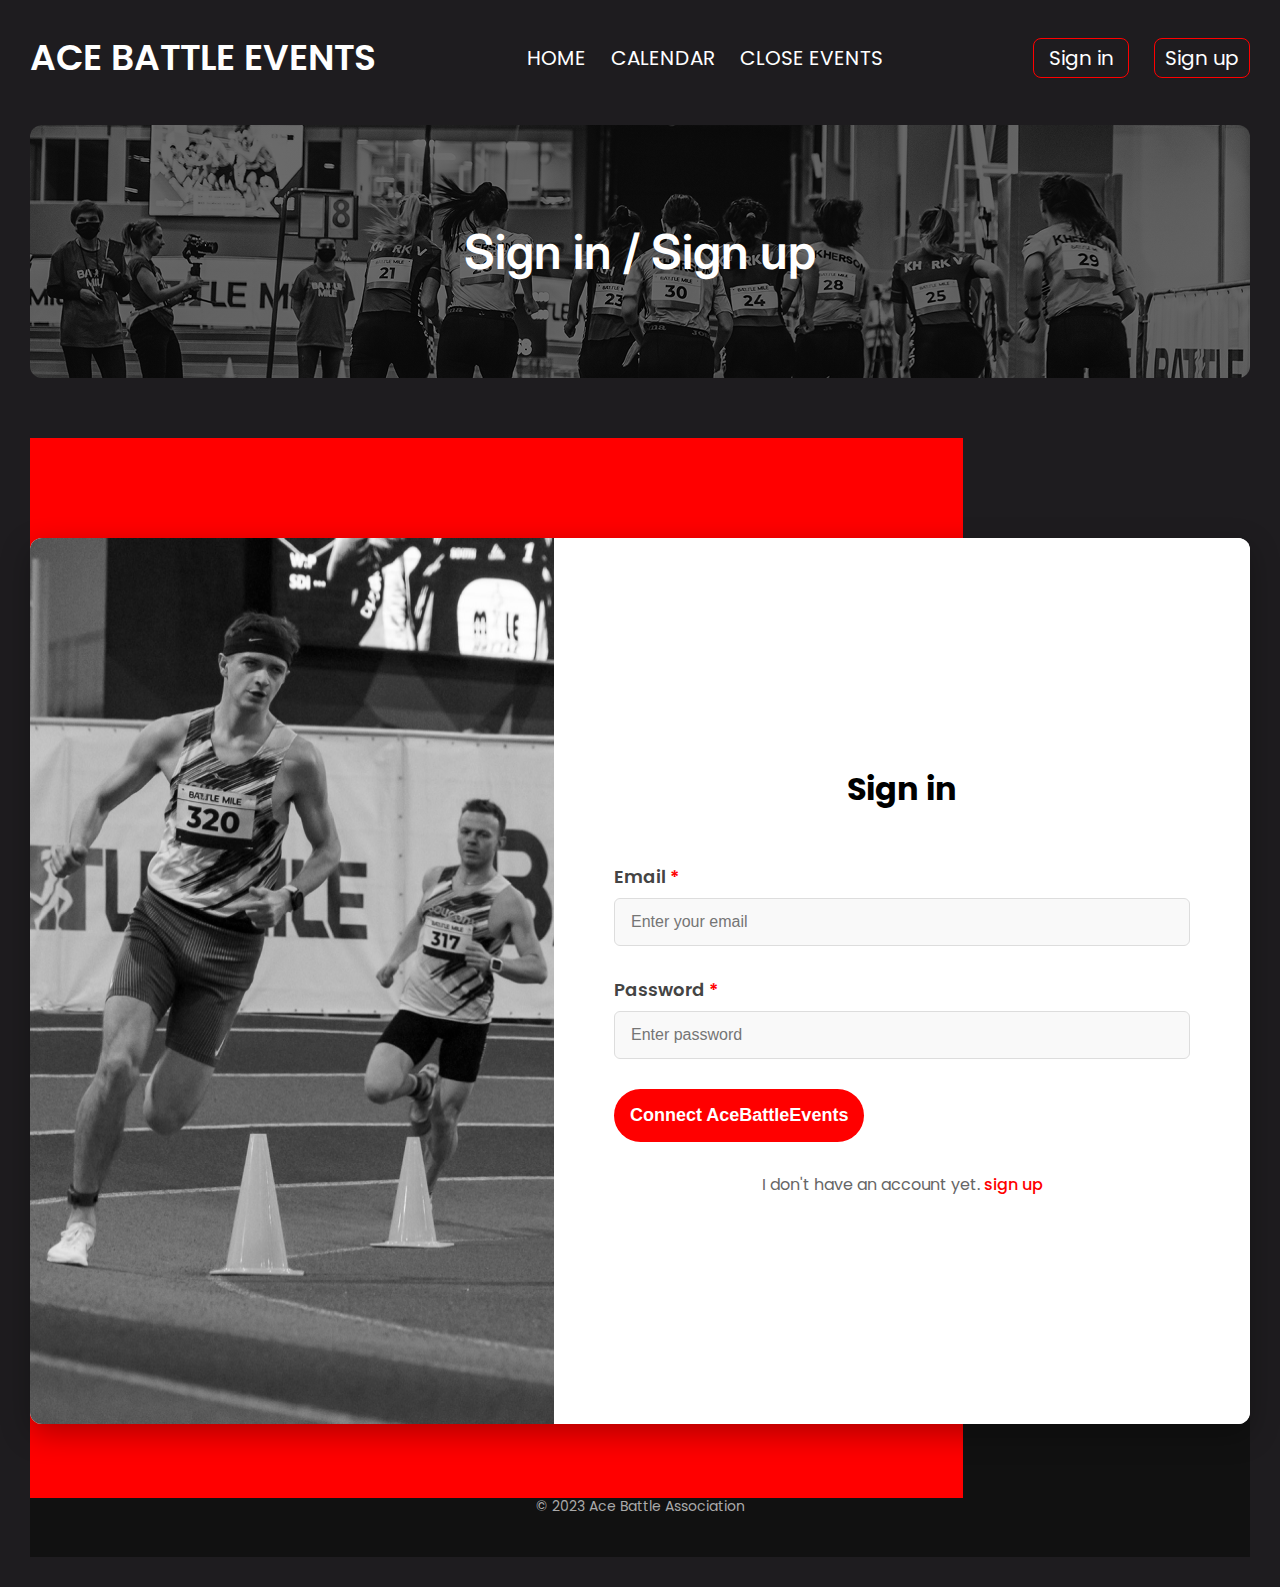
<file: Login.html>
<!DOCTYPE html>
<html lang="en">

<head>
    <meta charset="UTF-8">
    <meta name="viewport" content="width=device-width, initial-scale=1.0">
    <title>Sign In - ACE BATTLE EVENTS</title>
    <link rel="stylesheet" href="./login.css">
    <link href="https://fonts.googleapis.com/css2?family=Poppins:wght@400;600&family=Inter:wght@600&display=swap"
        rel="stylesheet">
</head>

<body>
    <header class="header">
        <div class="container">
            <h2 class="logo">ACE BATTLE EVENTS</h2>
            <nav class="nav">
                <ul>
                    <li><a href="./index.html">HOME</a></li>
                    <li><a href="#">CALENDAR</a></li>
                    <li><a href="#">CLOSE EVENTS</a></li>
                </ul>
            </nav>
            <div class="btn-box">
                <a href="./Login.html"><button class="btn-sign-in">Sign in</button></a>
                <a href="./Register.html"><button class="btn-sign-up">Sign up</button></a>
            </div>
        </div>
    </header>

    <main>
        <section class="hero-section">
            <div class="container">
                <h2>Sign in / Sign up</h2>
            </div>
        </section>
        <div class="red"></div>
        <section class="login-section">
            <div class="container">
                <div class="login-wrapper">
                    <div class="image-section">
                        <img src="./img/_DSC6776 1.jpg" alt="">
                    </div>
                    <div class="form-section">
                        <h1>Sign in</h1>
                        <form action="#" method="POST">
                            <label class="required">Email</label>
                            <input type="email" placeholder="Enter your email" required>

                            <label class="required">Password</label>
                            <input type="password" placeholder="Enter password" required>

                            <button type="submit" class="login-btn">Connect AceBattleEvents</button>

                            <p class="register-link">
                                I don't have an account yet. <a href="./Register.html">sign up</a>
                            </p>
                        </form>
                    </div>
                </div>
            </div>
        </section>
    </main>

    <!-- Футер (как на скриншоте) -->
    <footer class="footer">
        <div class="container">
            <h2>ACE BATTLE EVENTS</h2>
            <p>© 2023 Ace Battle Association</p>
        </div>
    </footer>
</body>

</html>
</file>
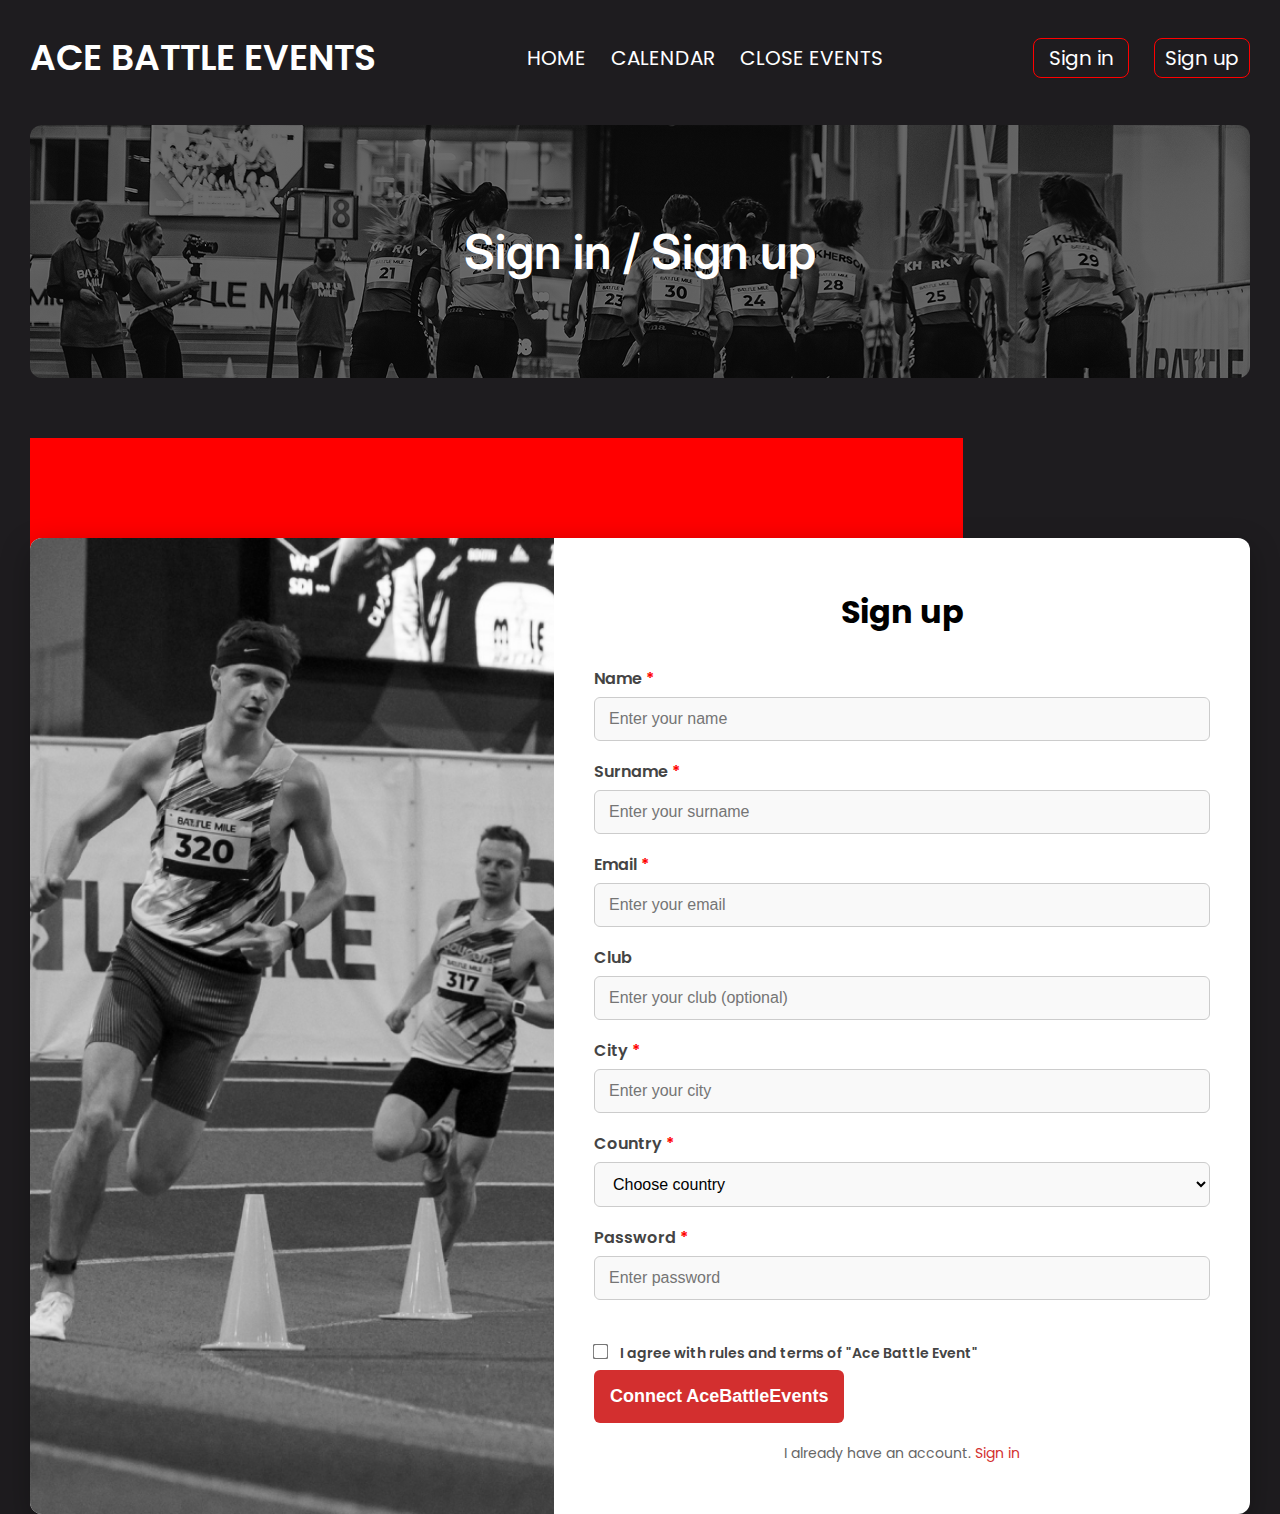
<file: Register.html>
<!DOCTYPE html>
<html lang="en">
<head>
    <meta charset="UTF-8">
    <meta name="viewport" content="width=device-width, initial-scale=1.0">
    <title>Sign Up - ACE BATTLE EVENTS</title>
    <link rel="stylesheet" href="./register.css">
    <link href="https://fonts.googleapis.com/css2?family=Poppins:wght@400;600&family=Inter:wght@600&display=swap" rel="stylesheet">
</head>
<body>
    <header class="header">
        <div class="container">
            <h2 class="logo">ACE BATTLE EVENTS</h2>
            <nav class="nav">
                <ul>
                    <li><a href="./index.html">HOME</a></li>
                    <li><a href="#">CALENDAR</a></li>
                    <li><a href="#">CLOSE EVENTS</a></li>
                </ul>
            </nav>
            <div class="btn-box">
                <a href="./Login.html"><button class="btn-sign-in">Sign in</button></a>
                <a href="./Register.html"><button class="btn-sign-up">Sign up</button></a>
            </div>
        </div>
    </header>

    <main>
        <section class="hero-section">
            <div class="container">
                <h2>Sign in / Sign up</h2>
            </div>
        </section>

        <div class="red">
                   
               </div>
        <section class="signup-section">
            <div class="container">
                <div class="signup-wrapper">
                   
                    <div class="image-section">
                        <img src="./img/_DSC6776 1.jpg" alt="">
                    </div>
                    <div class="form-section">
                        <h1>Sign up</h1>
                        <form action="#" method="POST">
                            <label class="required">Name</label>
                            <input type="text" placeholder="Enter your name" required>

                            <label class="required">Surname</label>
                            <input type="text" placeholder="Enter your surname" required>

                            <label class="required">Email</label>
                            <input type="email" placeholder="Enter your email" required>

                            <label>Club</label>
                            <input type="text" placeholder="Enter your club (optional)">

                            <label class="required">City</label>
                            <input type="text" placeholder="Enter your city" required>

                            <label class="required">Country</label>
                            <select required>
                                <option value="" disabled selected>Choose country</option>
                                <option>Russia</option>
                                <option>USA</option>
                                <option>Germany</option>
                                <option>Ukraine</option>
                                <option>France</option>
                                <!-- Добавь остальные страны при необходимости -->
                            </select>

                            <label class="required">Password</label>
                            <input type="password" placeholder="Enter password" required>

                            <label class="checkbox-label">
                                <input type="checkbox" required>
                                I agree with rules and terms of "Ace Battle Event"
                            </label>

                            <button type="submit" class="signup-btn">Connect AceBattleEvents</button>

                            <p class="login-link">
                                I already have an account. <a href="./Login.html">Sign in</a>
                            </p>
                        </form>
                    </div>
                </div>
            </div>
        </section>
    </main>
</body>
</html>
</file>
<file: login.css>
* {
    margin: 0;
    padding: 0;
    box-sizing: border-box;
}

body {
    background-color: #1E1C1F;
    color: white;
    font-family: 'Poppins', sans-serif;
    padding: 30px;
    min-height: 100vh;
    display: flex;
    flex-direction: column;
}

.container {
    max-width: 1220px;
    margin: 0 auto;
    width: 100%;
}

/* ==================== HEADER (тот же, что в register) ==================== */
.header {
    margin-bottom: 40px;
}

.header .container {
    display: flex;
    align-items: center;
    justify-content: space-between;
    flex-wrap: wrap;
    gap: 25px;
}

.logo {
    font-family: 'Poppins', sans-serif;
    font-weight: 600;
    font-size: 36px;
    color: white;
}

.nav ul {
    display: flex;
    gap: 25px;
    list-style: none;
}

.nav a {
    color: white;
    text-decoration: none;
    font-size: 20px;
    transition: all 0.4s ease;
}

.nav a:hover {
    color: red;
    font-size: 25px;
}

.btn-box {
    display: flex;
    gap: 25px;
}

.btn-sign-in,
.btn-sign-up {
    width: 96px;
    height: 40px;
    border: 1px solid #FF0000;
    border-radius: 8px;
    background: transparent;
    color: white;
    font-size: 20px;
    font-family: 'Poppins', sans-serif;
    cursor: pointer;
    transition: all 0.4s ease;
}

.btn-sign-in:hover,
.btn-sign-up:hover {
    background: #FF00002E;
    font-size: 23px;
    transform: scale(1.1);
}

/* ==================== HERO SECTION (баннер) ==================== */
.hero-section {
    background: linear-gradient(rgba(0, 0, 0, 0.45), rgba(0, 0, 0, 0.45)),
                url('./img/IMG_1023\ 3.png') center/cover no-repeat;
    height: 253px;
    display: flex;
    align-items: center;
    justify-content: center;
    margin-bottom: 60px;
    border-radius: 12px;
}

.hero-section h2 {
    font-family: 'Inter', sans-serif;
    font-weight: 600;
    font-size: 48px;
    text-align: center;
}

/* ==================== LOGIN FORM ==================== */
.login-wrapper {
    display: flex;
    background: white;
    border-radius: 12px;
    overflow: hidden;
    box-shadow: 0 10px 30px rgba(0, 0, 0, 0.3);
    margin-bottom: 80px;
}

.image-section img{
    width: 100%;
    height: 100%;
}

.form-section {
    flex: 1;
    padding: 80px 60px;
    background: white;
    color: #333;
    display: flex;
    flex-direction: column;
    justify-content: center;
}

.form-section h1 {
    text-align: center;
    font-size: 32px;
    margin-bottom: 50px;
    color: #000;
}

.form-section label {
    display: block;
    margin-bottom: 8px;
    font-weight: 600;
    color: #444;
    font-size: 18px;
}

.form-section label.required::after {
    content: " *";
    color: red;
}

.form-section input[type="email"],
.form-section input[type="password"] {
    width: 100%;
    padding: 14px 16px;
    margin-bottom: 30px;
    border: 1px solid #ddd;
    border-radius: 6px;
    font-size: 16px;
    background: #f9f9f9;
    transition: border 0.3s;
}

.form-section input:focus {
    outline: none;
    border-color: #d32f2f;
}

.login-btn {
    background-color: #FF0000;
    color: white;
    padding: 16px;
    border: none;
    border-radius: 30px;
    font-size: 18px;
    font-weight: 600;
    cursor: pointer;
    transition: background 0.3s;
    margin-bottom: 30px;
}

.login-btn:hover {
    background-color: #e60000;
}

.register-link {
    text-align: center;
    font-size: 16px;
    color: #666;
}

.register-link a {
    color: #FF0000;
    text-decoration: none;
    font-weight: 500;
}

.register-link a:hover {
    text-decoration: underline;
}

/* ==================== FOOTER ==================== */
.footer {
    margin-top: auto;
    padding: 40px 0;
    background: #111;
    text-align: center;
}

.footer h2 {
    font-size: 28px;
    margin-bottom: 10px;
}

.footer p {
    font-size: 14px;
    color: #aaa;
}

/* ==================== RESPONSIVE ==================== */
@media (max-width: 992px) {
    .login-wrapper {
        flex-direction: column;
    }
    
    .image-section {
        min-height: 400px;
    }
    
    .red-overlay {
        width: 100%;
        height: 60px;
    }
}

@media (max-width: 768px) {
    .header .container {
        flex-direction: column;
        text-align: center;
    }
    
    .btn-box {
        margin-top: 20px;
    }
    
    .form-section {
        padding: 50px 30px;
    }
    
    .hero-section h2 {
        font-size: 36px;
    }
}

.red {
    position: absolute;
    width: 933px;
    height: 1060px;
    opacity: 1;
    background-color: red;
}
.login-section {
    position: relative;
    top: 100px;
}
</file>
<file: register.css>
* {
    margin: 0;
    padding: 0;
    box-sizing: border-box;
}

body {
    background-color: #1E1C1F;
    color: white;
    font-family: 'Poppins', sans-serif;
    padding: 30px;
    min-height: 100vh;
}

.container {
    max-width: 1220px;
    margin: 0 auto;
    width: 100%;
}

/* ==================== HEADER ==================== */
.header {
    margin-bottom: 40px;
}

.header .container {
    display: flex;
    align-items: center;
    justify-content: space-between;
    flex-wrap: wrap;
    gap: 25px;
}

.logo {
    font-family: 'Poppins', sans-serif;
    font-weight: 600;
    font-size: 36px;
    color: white;
}

.nav ul {
    display: flex;
    gap: 25px;
    list-style: none;
}

.nav a {
    color: white;
    text-decoration: none;
    font-size: 20px;
    transition: all 0.4s ease;
}

.nav a:hover {
    color: red;
    font-size: 25px;
}

.btn-box {
    display: flex;
    gap: 25px;
}

.btn-sign-in,
.btn-sign-up {
    width: 96px;
    height: 40px;
    border: 1px solid #FF0000;
    border-radius: 8px;
    background: transparent;
    color: white;
    font-size: 20px;
    font-family: 'Poppins', sans-serif;
    cursor: pointer;
    transition: all 0.4s ease;
}

.btn-sign-in:hover,
.btn-sign-up:hover {
    background: #FF00002E;
    font-size: 23px;
    transform: scale(1.1);
}

/* ==================== HERO SECTION ==================== */
.hero-section {
    background: linear-gradient(rgba(0, 0, 0, 0.45), rgba(0, 0, 0, 0.45)),
        url('./img/IMG_1023\ 3.png') center/cover no-repeat;
    height: 253px;
    display: flex;
    align-items: center;
    justify-content: center;
    margin-bottom: 60px;
    border-radius: 12px;
}

.hero-section h2 {
    font-family: 'Inter', sans-serif;
    font-weight: 600;
    font-size: 48px;
    text-align: center;
}

/* ==================== SIGNUP SECTION ==================== */
.signup-wrapper {
    display: flex;
    background: white;
    border-radius: 12px;
    overflow: hidden;
    box-shadow: 0 10px 30px rgba(0, 0, 0, 0.3);
}

.image-section img {
    width: 100%;
    height: 100%;
    object-fit: cover;
}

.form-section {
    flex: 1;
    padding: 50px 40px;
    color: #333;
    display: flex;
    flex-direction: column;
    justify-content: center;
}

.form-section h1 {
    text-align: center;
    font-size: 32px;
    margin-bottom: 30px;
    color: #000;
}

.form-section label {
    display: block;
    margin-bottom: 6px;
    font-weight: 600;
    color: #444;
}

.form-section label.required::after {
    content: " *";
    color: red;
}

.form-section input[type="text"],
.form-section input[type="email"],
.form-section input[type="password"],
.form-section select {
    width: 100%;
    padding: 12px 14px;
    margin-bottom: 18px;
    border: 1px solid #ccc;
    border-radius: 6px;
    font-size: 16px;
    background: #f9f9f9;
    transition: border 0.3s;
}

.form-section input:focus,
.form-section select:focus {
    outline: none;
    border-color: #d32f2f;
}

.checkbox-label {
    display: flex;
    align-items: center;
    margin: 25px 0;
    font-size: 14px;
    color: #555;
}

.checkbox-label input {
    margin-right: 10px;
    transform: scale(1.2);
}

.signup-btn {
    background-color: #d32f2f;
    color: white;
    padding: 16px;
    border: none;
    border-radius: 6px;
    font-size: 18px;
    font-weight: 600;
    cursor: pointer;
    transition: background 0.3s;
    margin-bottom: 20px;
}

.signup-btn:hover {
    background-color: #b71c1c;
}

.login-link {
    text-align: center;
    font-size: 14px;
    color: #666;
}

.login-link a {
    color: #d32f2f;
    text-decoration: none;
}

.login-link a:hover {
    text-decoration: underline;
}

/* ==================== RESPONSIVE ==================== */
@media (max-width: 992px) {
    .signup-wrapper {
        flex-direction: column;
    }

    .image-section {
        min-height: 300px;
    }
}

@media (max-width: 768px) {
    .header .container {
        flex-direction: column;
        text-align: center;
    }

    .btn-box {
        margin-top: 20px;
    }

    .hero-section h2 {
        font-size: 36px;
    }
}

.red {
    position: absolute;
    width: 933px;
    height: 1060px;
    opacity: 1;
    background-color: red;
}

.signup-section {
    position: relative;
    top: 100px;
}
</file>
